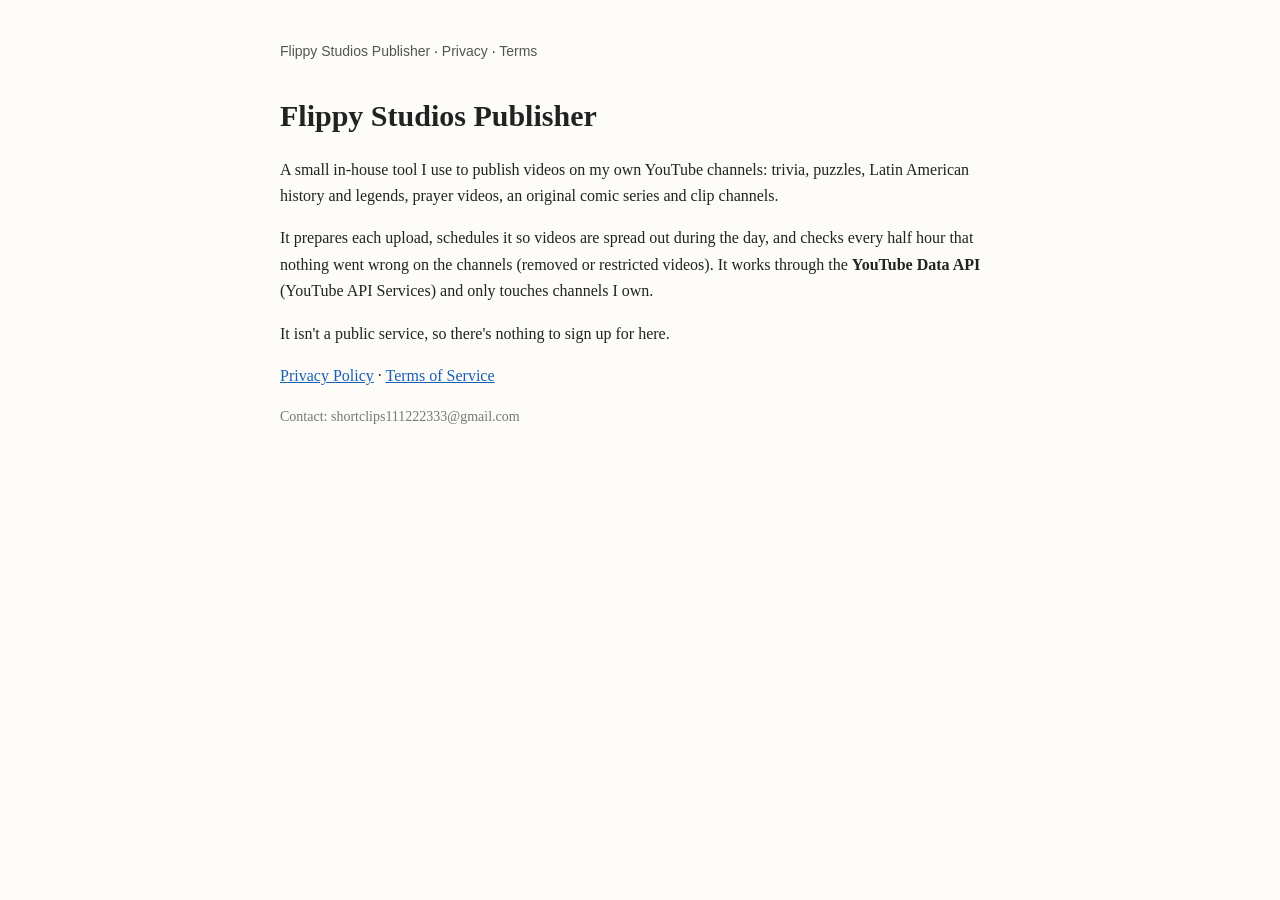
<file: index.html>
<!doctype html>
<html lang="en">
<head>
<meta charset="utf-8">
<meta name="viewport" content="width=device-width,initial-scale=1">
<title>Flippy Studios Publisher</title>
<link rel="stylesheet" href="style.css">
</head>
<body>
<nav><a href="index.html">Flippy Studios Publisher</a> · <a href="privacy-policy.html">Privacy</a> · <a href="terms-of-service.html">Terms</a></nav>
<h1>Flippy Studios Publisher</h1>
<p>A small in-house tool I use to publish videos on my own YouTube channels: trivia, puzzles, Latin American history and legends, prayer videos, an original comic series and clip channels.</p>
<p>It prepares each upload, schedules it so videos are spread out during the day, and checks every half hour that nothing went wrong on the channels (removed or restricted videos). It works through the <strong>YouTube Data API</strong> (YouTube API Services) and only touches channels I own.</p>
<p>It isn't a public service, so there's nothing to sign up for here.</p>
<p><a href="privacy-policy.html">Privacy Policy</a> · <a href="terms-of-service.html">Terms of Service</a></p>
<p class="muted">Contact: shortclips111222333@gmail.com</p>
</body>
</html>
</file>
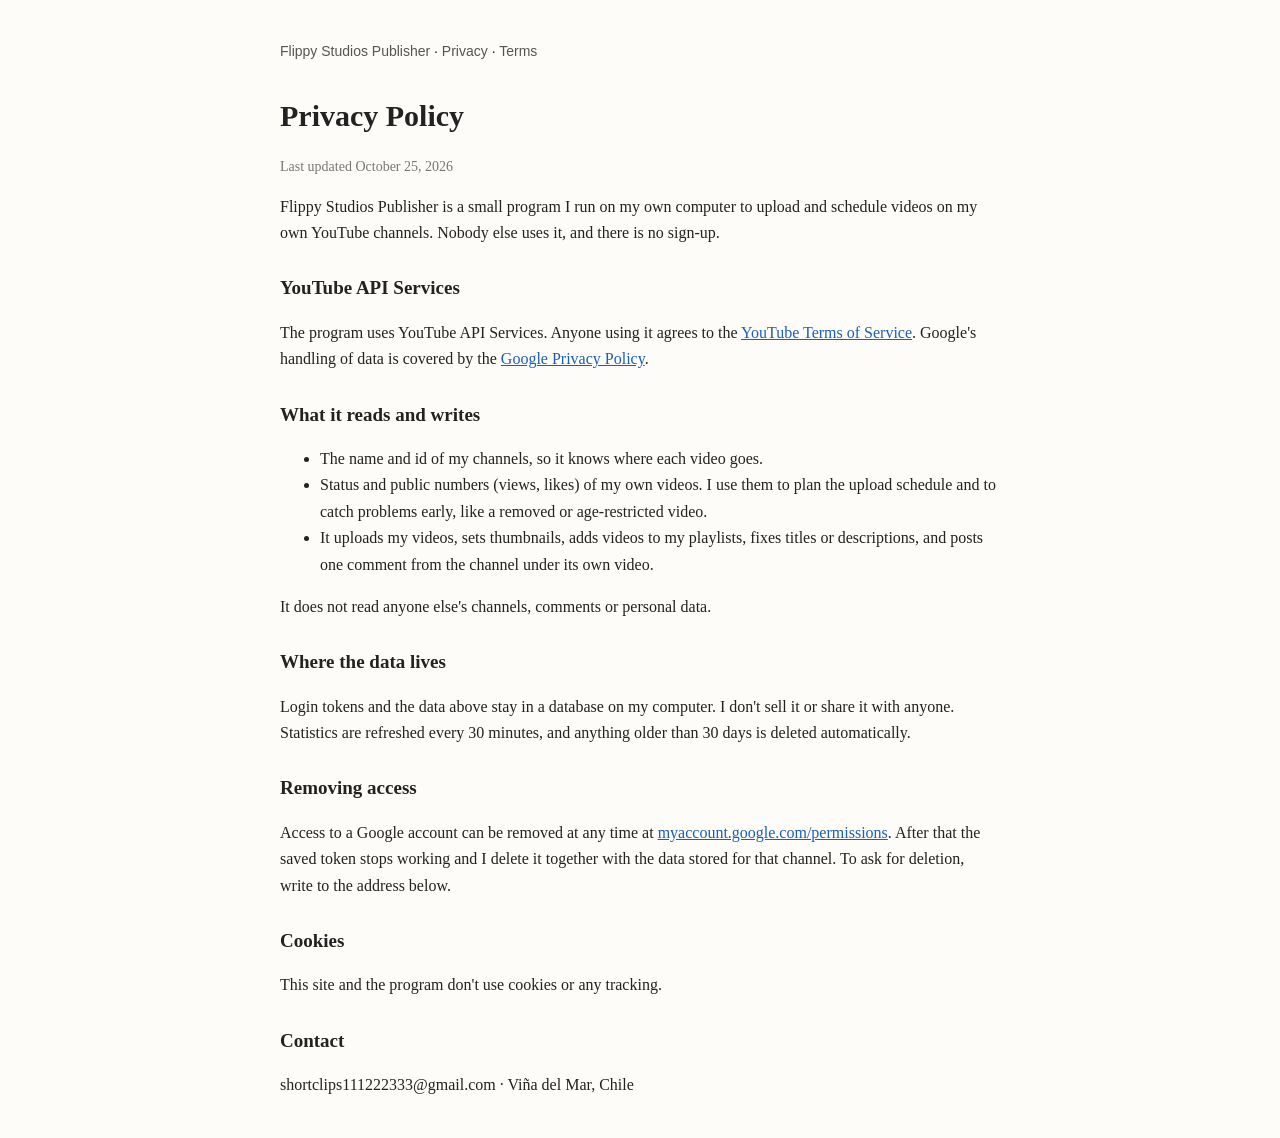
<file: privacy-policy.html>
<!doctype html>
<html lang="en">
<head>
<meta charset="utf-8">
<meta name="viewport" content="width=device-width,initial-scale=1">
<title>Privacy Policy - Flippy Studios Publisher</title>
<link rel="stylesheet" href="style.css">
</head>
<body>
<nav><a href="index.html">Flippy Studios Publisher</a> · <a href="privacy-policy.html">Privacy</a> · <a href="terms-of-service.html">Terms</a></nav>
<h1>Privacy Policy</h1>
<p class="muted">Last updated October 25, 2026</p>

<p>Flippy Studios Publisher is a small program I run on my own computer to upload and schedule videos on my own YouTube channels. Nobody else uses it, and there is no sign-up.</p>

<h2>YouTube API Services</h2>
<p>The program uses YouTube API Services. Anyone using it agrees to the <a href="https://www.youtube.com/t/terms">YouTube Terms of Service</a>. Google's handling of data is covered by the <a href="https://policies.google.com/privacy">Google Privacy Policy</a>.</p>

<h2>What it reads and writes</h2>
<ul>
<li>The name and id of my channels, so it knows where each video goes.</li>
<li>Status and public numbers (views, likes) of my own videos. I use them to plan the upload schedule and to catch problems early, like a removed or age-restricted video.</li>
<li>It uploads my videos, sets thumbnails, adds videos to my playlists, fixes titles or descriptions, and posts one comment from the channel under its own video.</li>
</ul>
<p>It does not read anyone else's channels, comments or personal data.</p>

<h2>Where the data lives</h2>
<p>Login tokens and the data above stay in a database on my computer. I don't sell it or share it with anyone. Statistics are refreshed every 30 minutes, and anything older than 30 days is deleted automatically.</p>

<h2>Removing access</h2>
<p>Access to a Google account can be removed at any time at <a href="https://myaccount.google.com/permissions">myaccount.google.com/permissions</a>. After that the saved token stops working and I delete it together with the data stored for that channel. To ask for deletion, write to the address below.</p>

<h2>Cookies</h2>
<p>This site and the program don't use cookies or any tracking.</p>

<h2>Contact</h2>
<p>shortclips111222333@gmail.com · Viña del Mar, Chile</p>
</body>
</html>
</file>
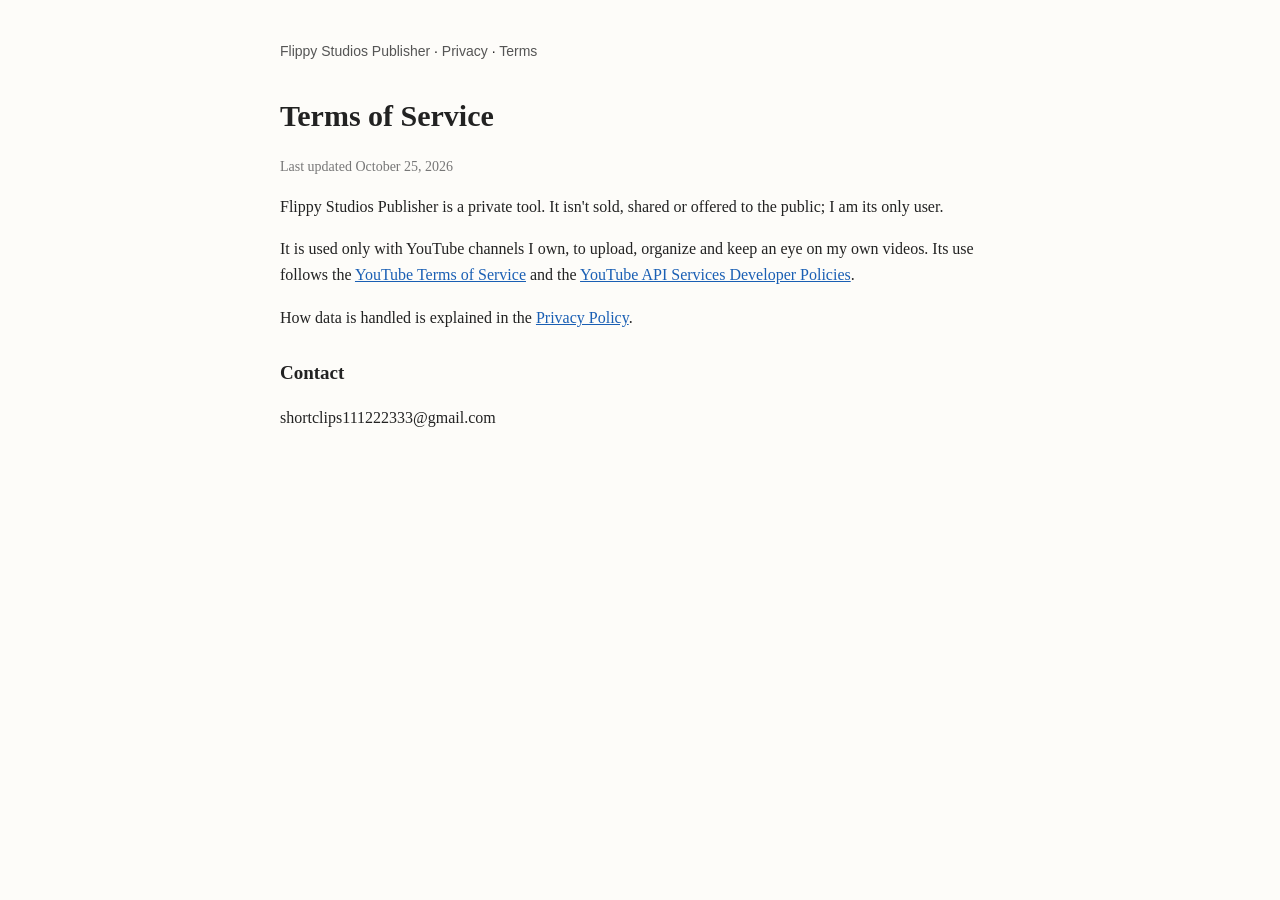
<file: terms-of-service.html>
<!doctype html>
<html lang="en">
<head>
<meta charset="utf-8">
<meta name="viewport" content="width=device-width,initial-scale=1">
<title>Terms of Service - Flippy Studios Publisher</title>
<link rel="stylesheet" href="style.css">
</head>
<body>
<nav><a href="index.html">Flippy Studios Publisher</a> · <a href="privacy-policy.html">Privacy</a> · <a href="terms-of-service.html">Terms</a></nav>
<h1>Terms of Service</h1>
<p class="muted">Last updated October 25, 2026</p>

<p>Flippy Studios Publisher is a private tool. It isn't sold, shared or offered to the public; I am its only user.</p>

<p>It is used only with YouTube channels I own, to upload, organize and keep an eye on my own videos. Its use follows the <a href="https://www.youtube.com/t/terms">YouTube Terms of Service</a> and the <a href="https://developers.google.com/youtube/terms/developer-policies">YouTube API Services Developer Policies</a>.</p>

<p>How data is handled is explained in the <a href="privacy-policy.html">Privacy Policy</a>.</p>

<h2>Contact</h2>
<p>shortclips111222333@gmail.com</p>
</body>
</html>
</file>
<file: style.css>
body { font-family: Georgia, "Times New Roman", serif; max-width: 720px; margin: 40px auto; padding: 0 18px; line-height: 1.65; color: #222; background: #fdfcf9; }
nav { font-family: Arial, sans-serif; font-size: 14px; margin-bottom: 28px; }
nav a { color: #555; text-decoration: none; }
h1 { font-size: 30px; margin-bottom: 4px; }
h2 { font-size: 19px; margin-top: 26px; }
a { color: #1a5fb4; }
.muted { color: #777; font-size: 14px; }
</file>
